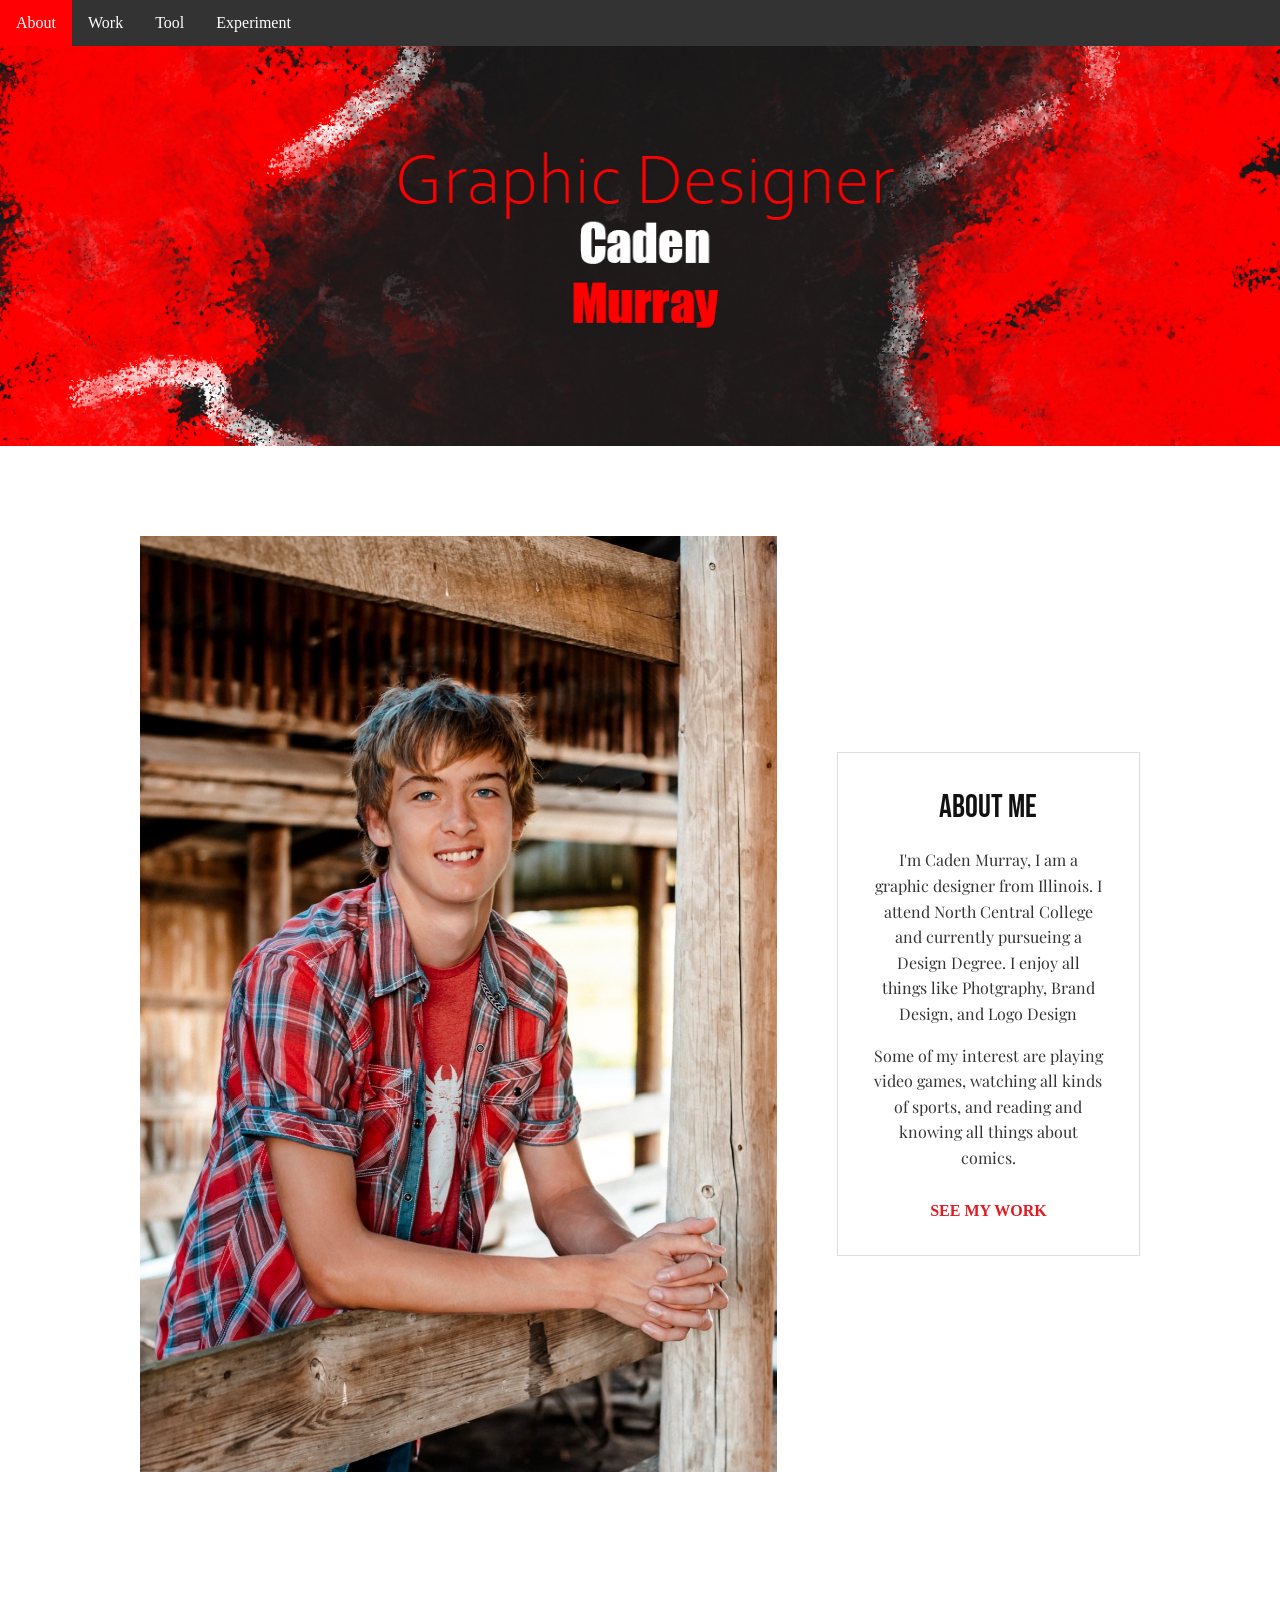
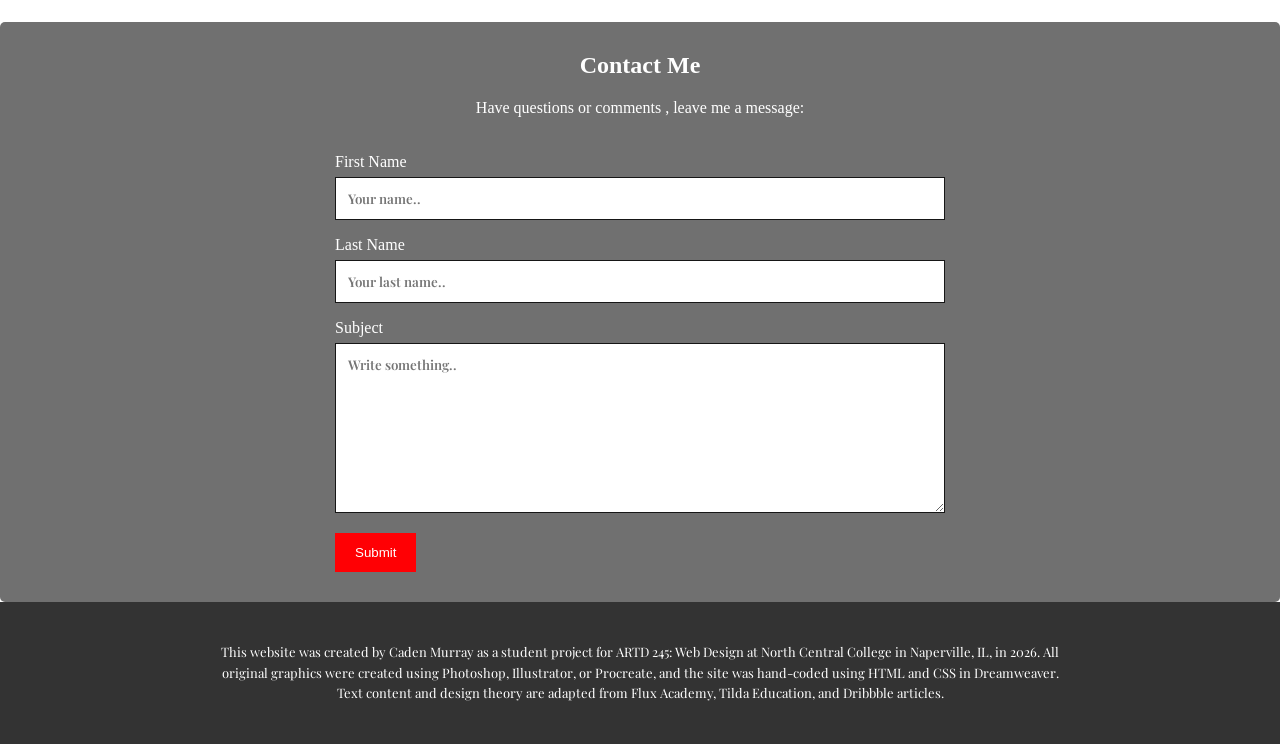
<file: index.html>
<!doctype html>
<html>
<head>
<meta charset="utf-8">
<title>About</title>
<link href="style.css" rel="stylesheet" type="text/css"><link href="style.css" rel="stylesheet" type="text/css">
<link rel="preconnect" href="https://fonts.googleapis.com">
<link rel="preconnect" href="https://fonts.gstatic.com" crossorigin>
<link href="https://fonts.googleapis.com/css2?family=Bebas+Neue&display=swap" rel="stylesheet">
<link rel="preconnect" href="https://fonts.googleapis.com">
<link rel="preconnect" href="https://fonts.gstatic.com" crossorigin>
<link href="https://fonts.googleapis.com/css2?family=Playfair+Display:ital,wght@0,400..900;1,400..900&display=swap" rel="stylesheet">	
	</head>
	<body>
<ul class="topnav">
<li><a class="active" href="index.html">About</a></li>
<li><a href="work.html">Work</a></li>
<li><a href= "toolkit.html">Tool</a></li>
<li><a href= "experiment.html">Experiment</a></li>
	
	</ul>
	


    <header class="image-header">
		<img src="images/header 1.jpg"
			 alt= "Caden Murray Graphic Desiner Header">
    </header>

    <section class="about">
      <div class="about-title">
        </div>
        <div class="about-layout">
            <div class="selfport">
                <img src="images/SelfPort.jpeg"
                     alt="Caden Murray">
            </div>

			
			
          <div class="about-info">
            <h3>ABOUT ME</h3>
                <p>I'm Caden Murray, I am a graphic designer from Illinois. I attend North Central College and currently pursueing a Design Degree. I enjoy all things like Photgraphy, Brand Design, and Logo Design</p>
              <p>Some of my interest are playing video games, watching all kinds of sports, and reading and knowing all things about comics. </p>
              <a href="Work.html" class="work-link"> SEE MY WORK  </a>
             
        </div>
		</div>
    </section>


  
<div class="container">
  <div style="text-align:center">
    <h2>Contact Me</h2>
    <p>Have questions or comments , leave me a message:</p>
  </div>
  <div class="row">
    <div class="column">
      <form action="/action_page.php">
        <label for="fname">First Name</label>
        <input type="text" id="fname" name="firstname" placeholder="Your name..">
        <label for="lname">Last Name</label>
        <input type="text" id="lname" name="lastname" placeholder="Your last name..">
        <label for="subject">Subject</label>
        <textarea id="subject" name="subject" placeholder="Write something.." style="height:170px"></textarea>
        <input type="submit" value="Submit">
      </form>
    </div>
  </div>
</div>
    


   

    <footer class="footer">

        <p>
            This website was created by Caden Murray as a student
            project for ARTD 245: Web Design at North Central College
            in Naperville, IL, in 2026. All original graphics were
            created using Photoshop, Illustrator, or Procreate, and
            the site was hand-coded using HTML and CSS in Dreamweaver.
            Text content and design theory are adapted from Flux Academy,
            Tilda Education, and Dribbble articles.
        </p>

    </footer>


</body>

</html>
</file>
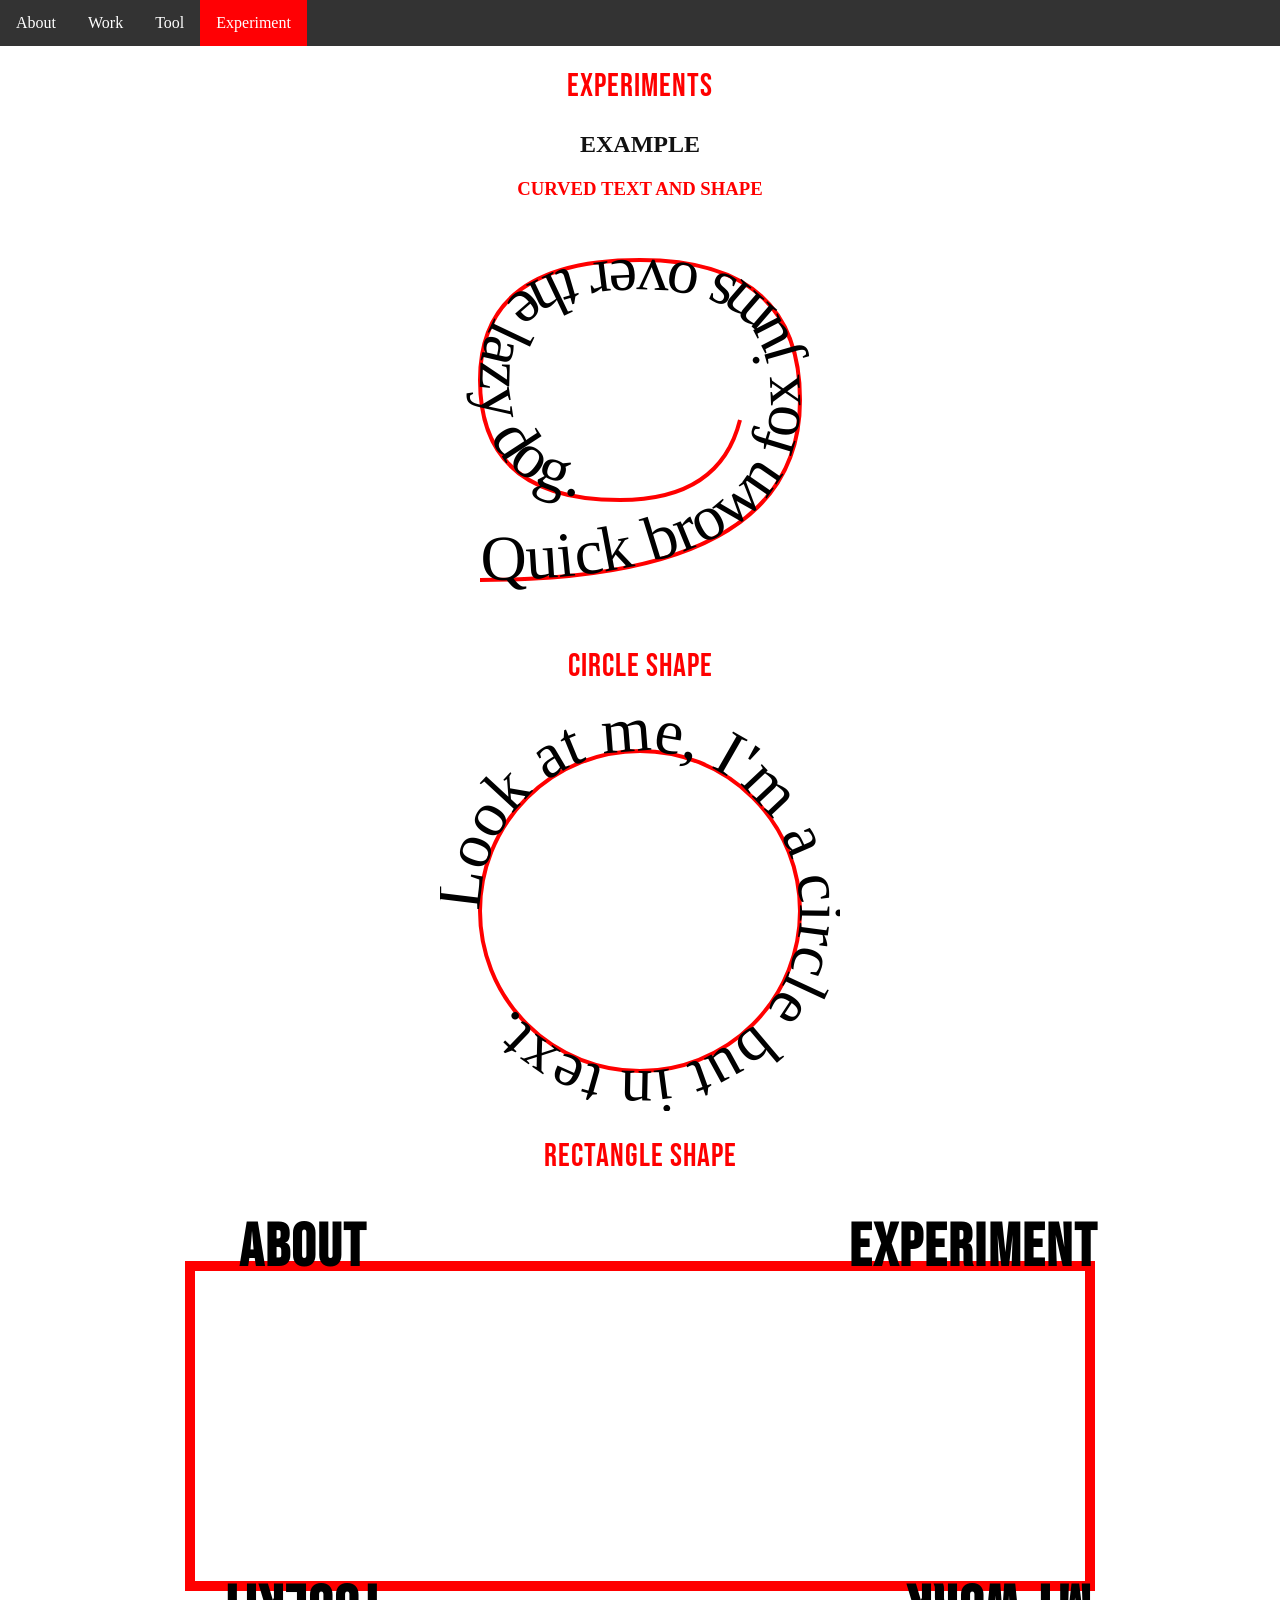
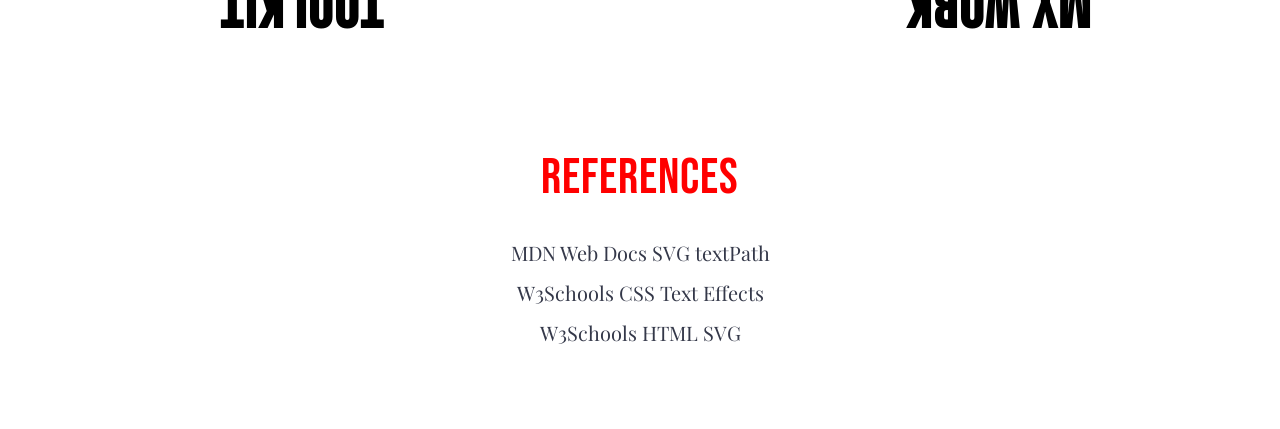
<file: experiment.html>
<!doctype html>
<html>
<head>
<meta charset="utf-8">
<title>Experiment</title>
<link href="style.css" rel="stylesheet" type="text/css">
	<link href="style.css" rel="stylesheet" type="text/css">
<link rel="preconnect" href="https://fonts.googleapis.com">
<link rel="preconnect" href="https://fonts.gstatic.com" crossorigin>
<link href="https://fonts.googleapis.com/css2?family=Bebas+Neue&display=swap" rel="stylesheet">
<link rel="preconnect" href="https://fonts.googleapis.com">
<link rel="preconnect" href="https://fonts.gstatic.com" crossorigin>
<link href="https://fonts.googleapis.com/css2?family=Playfair+Display:ital,wght@0,400..900;1,400..900&display=swap" rel="stylesheet">
<ul class="topnav">
<li><a href="index.html">About</a></li>
<li><a href="work.html">Work</a></li>
<li><a href="toolkit.html">Tool</a></li>
<li><a class="active" href= "experiment.html">Experiment</a></li>
	</ul>	
	
</head>

<body>

	<section class= "Experiments"></section>
<div class= "example">
	<h1>EXPERIMENTS</h1>
	<h2>EXAMPLE</h2>
  <h3>CURVED TEXT AND SHAPE</h3>
	<svg width="400" viewBox="0 0 100 100" xmlns="http://www.w3.org/2000/svg">
		
  <!-- to hide the path, it is usually wrapped in a <defs> element -->
  <!-- <defs> -->
  <path
    id="MyPath"
    fill="none"
    stroke="red"
    d="M10,90 Q90,90 90,45 Q90,10 50,10 Q10,10 10,40 Q10,70 45,70 Q70,70 75,50" />
  <!-- </defs> -->

  <text>
    <textpath href="#MyPath">Quick brown fox jums over the lazy dog.</textpath>
  </text>
</svg>
	</div>
	
<section class= "Shapes"></section>
	<div class= "circle">
		<h2>CIRCLE SHAPE</h2>

<svg width= "400" viewBox="0 0 100 100" xmlns="http://www.w3.org/2000/svg">
    <path
        id="mypath"
        fill="none"
        stroke="red"
        d="M 10,50 A 40,40 0 1,1 90,50 A 40,40 0 1,1 10,50"/>
	<text>
        <textpath href="#mypath" startOffset="0%">
            Look at me, I'm a circle but in text.
        </textpath>
    </text>
</svg>
	</div>


	
	
<div class= "rectangle">	
<h2>RECTANGLE SHAPE</h2>

<svg width= "1000" viewBox="0 0 500 220" xmlns="http://www.w3.org/2000/svg">
  

<path id="rectanglepath"
      d="M 25,30 H 475 V 190 H 25 Z"
      fill="none"
      stroke="red"
      stroke-width="5" />

<a href="about.html">
		<text>
        <textpath href="#rectanglepath"
                  startOffset="2%">
            ABOUT 
        </textpath>
    </text>
</a>

<a href="Experiments.html">
    <text>
        <textpath href="#rectanglepath"
                  startOffset="27%">
             EXPERIMENT
        </textpath>
    </text>
</a>

<a href="work.html">
    <text>
        <textpath href="#rectanglepath" startOffset="50%">
            MY WORK 
        </textpath>
    </text>
</a>

<a href="toolkit.html">
    <text>
        <textpath href="#rectanglepath" startOffset="79%">
            TOOLKIT 
        </textpath>
    </text>
</a>

</svg>

        
<section class="references">
    <h2>References</h2>
    <ul>
        <li>
            <a href="https://developer.mozilla.org/en-US/docs/Web/SVG/Reference/Element/textPath" target="MDN">
                MDN Web Docs  SVG textPath
            </a>
        </li>

        <li>
            <a href="https://www.w3schools.com/css/css3_text_effects.asp" target="W3">
                W3Schools  CSS Text Effects
            </a>
        </li>

        <li>
            <a href="https://www.w3schools.com/html/html5_svg.asp" target="W3">
                W3Schools  HTML SVG
            </a>
        </li>
    </ul>
</section>

	</div>
</body>
</html>
</file>
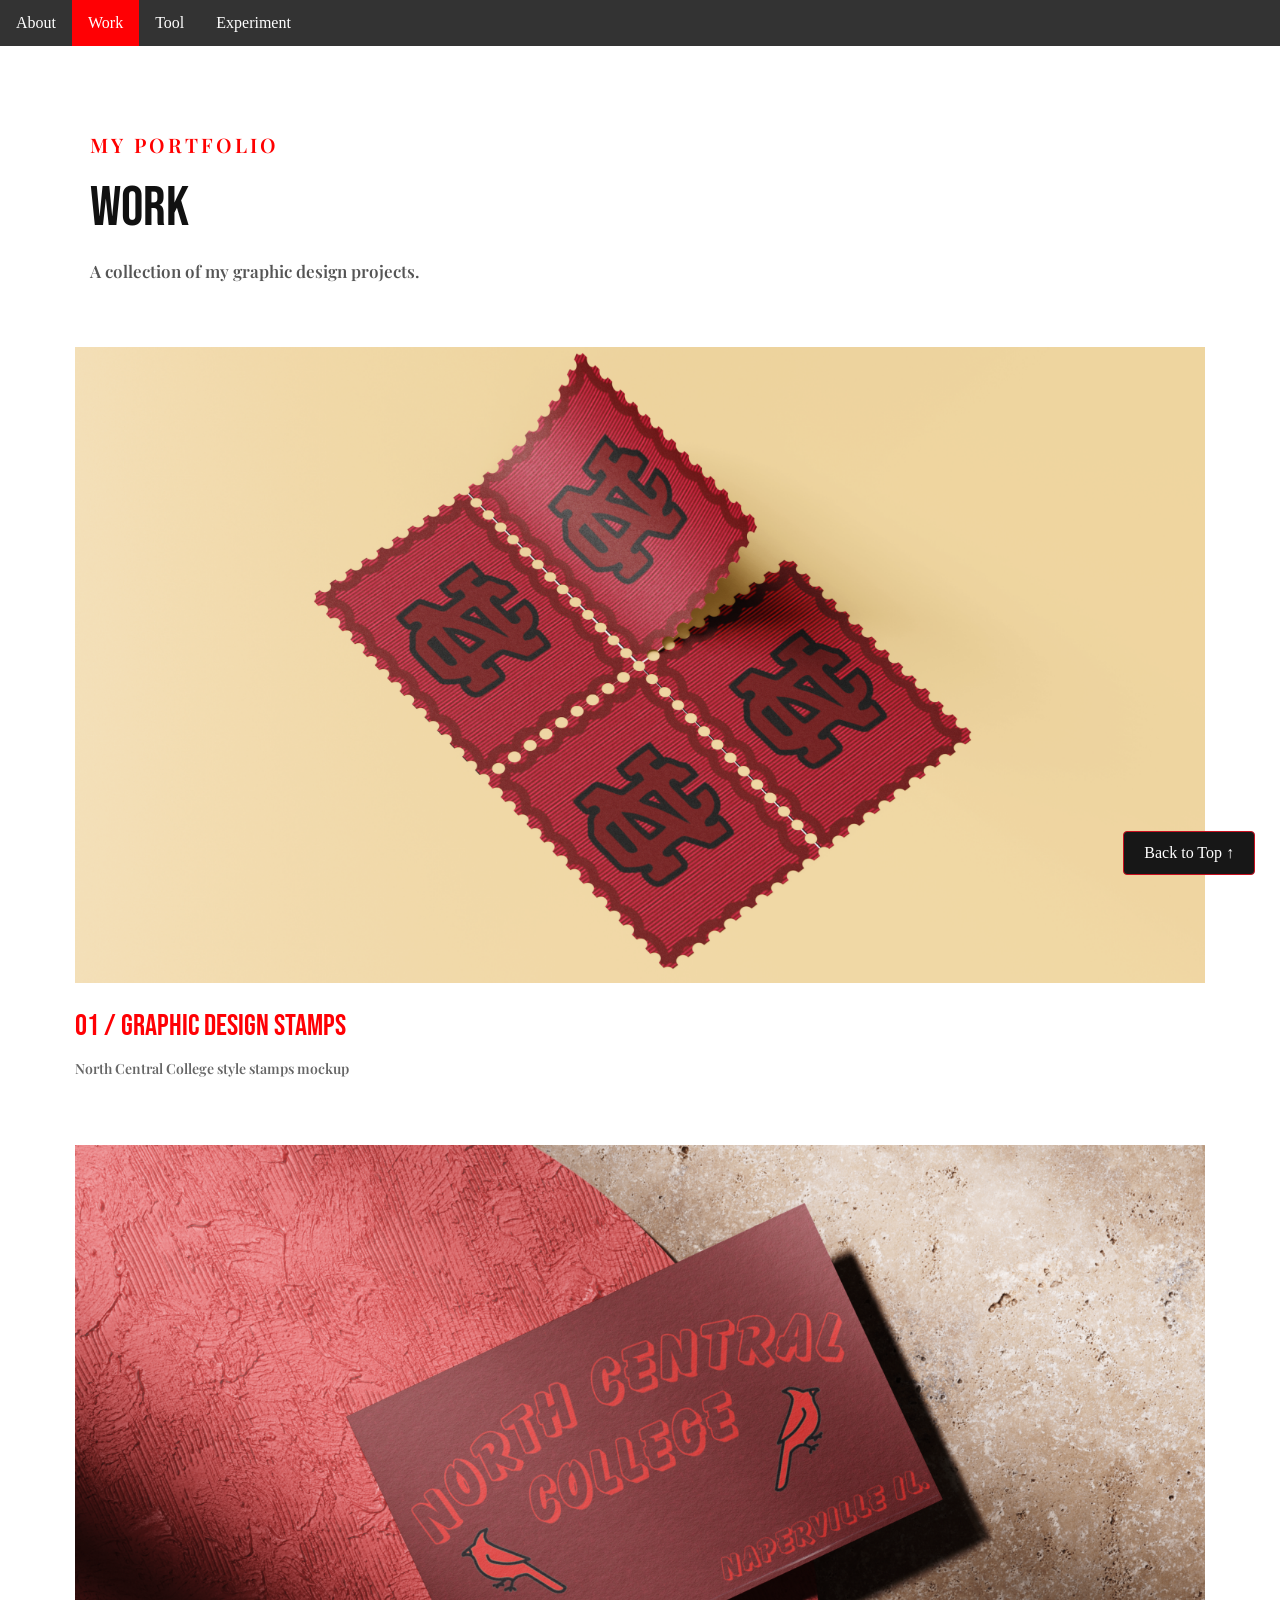
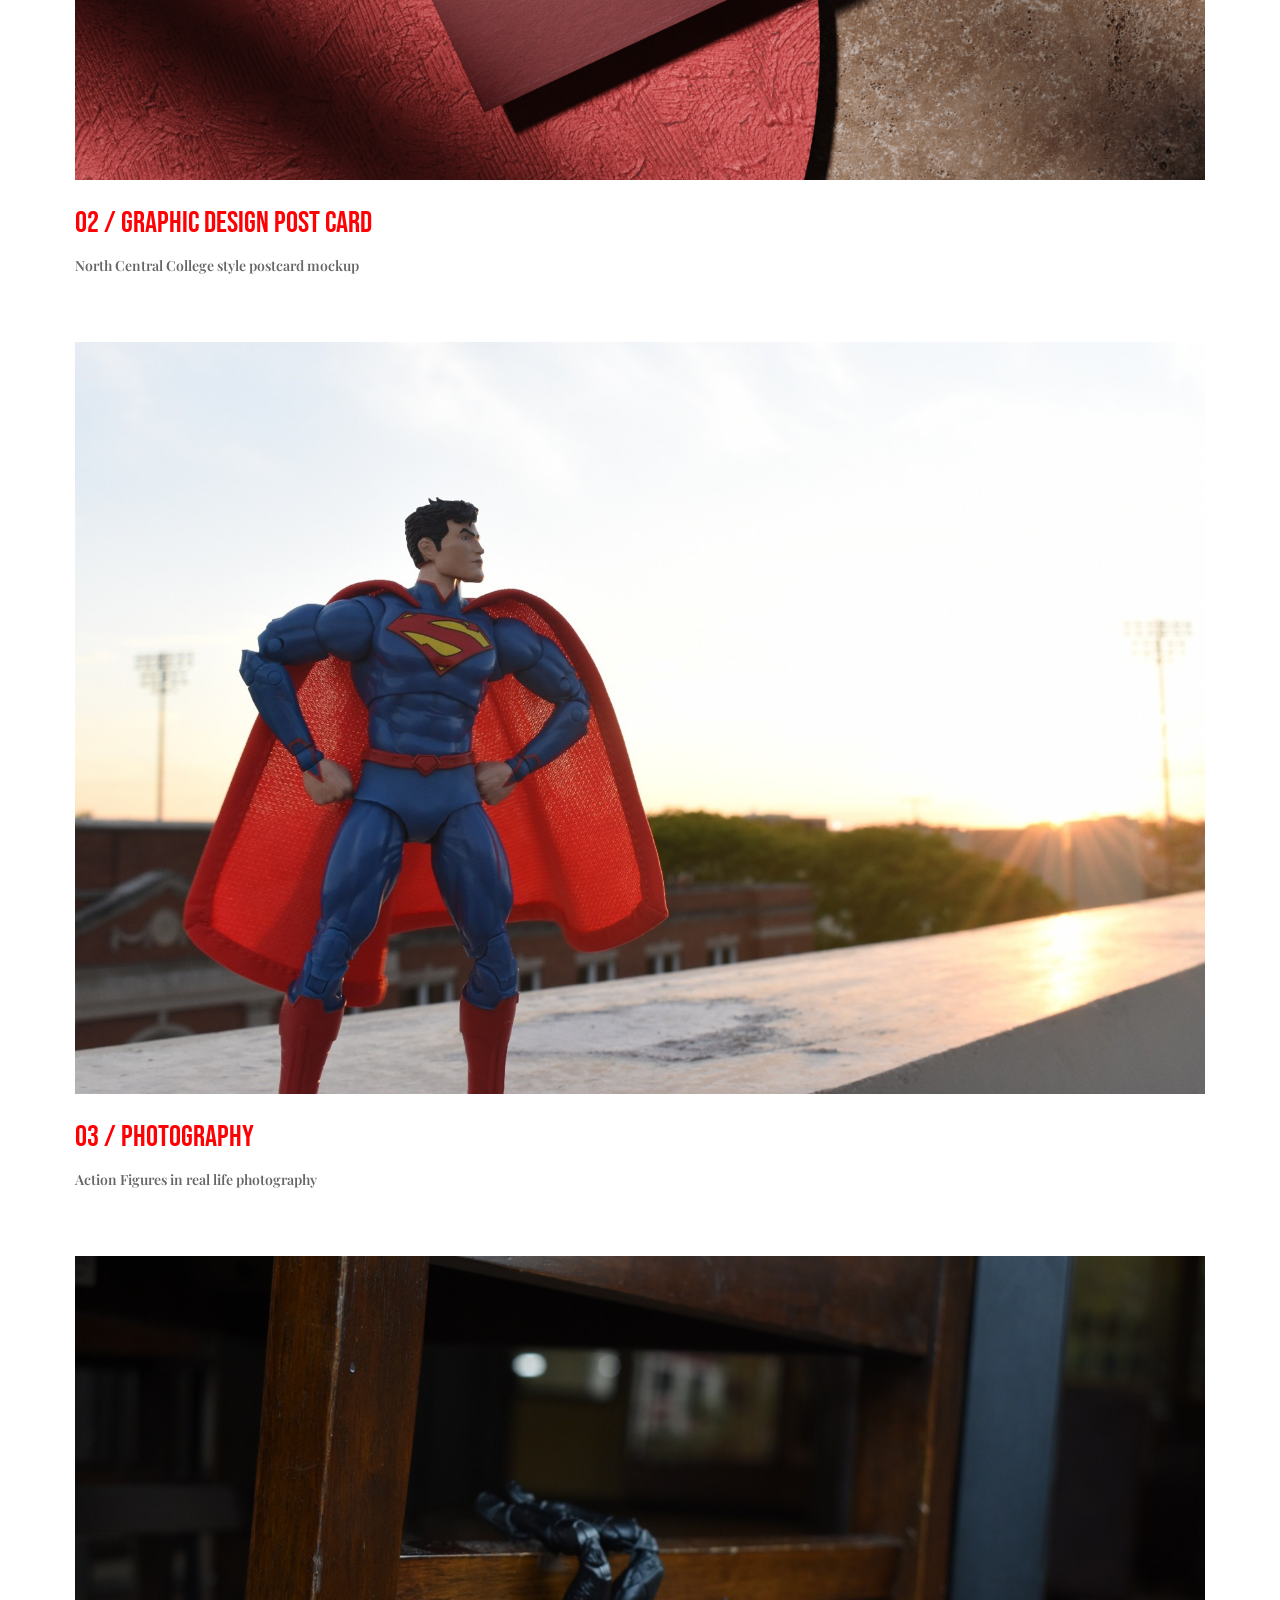
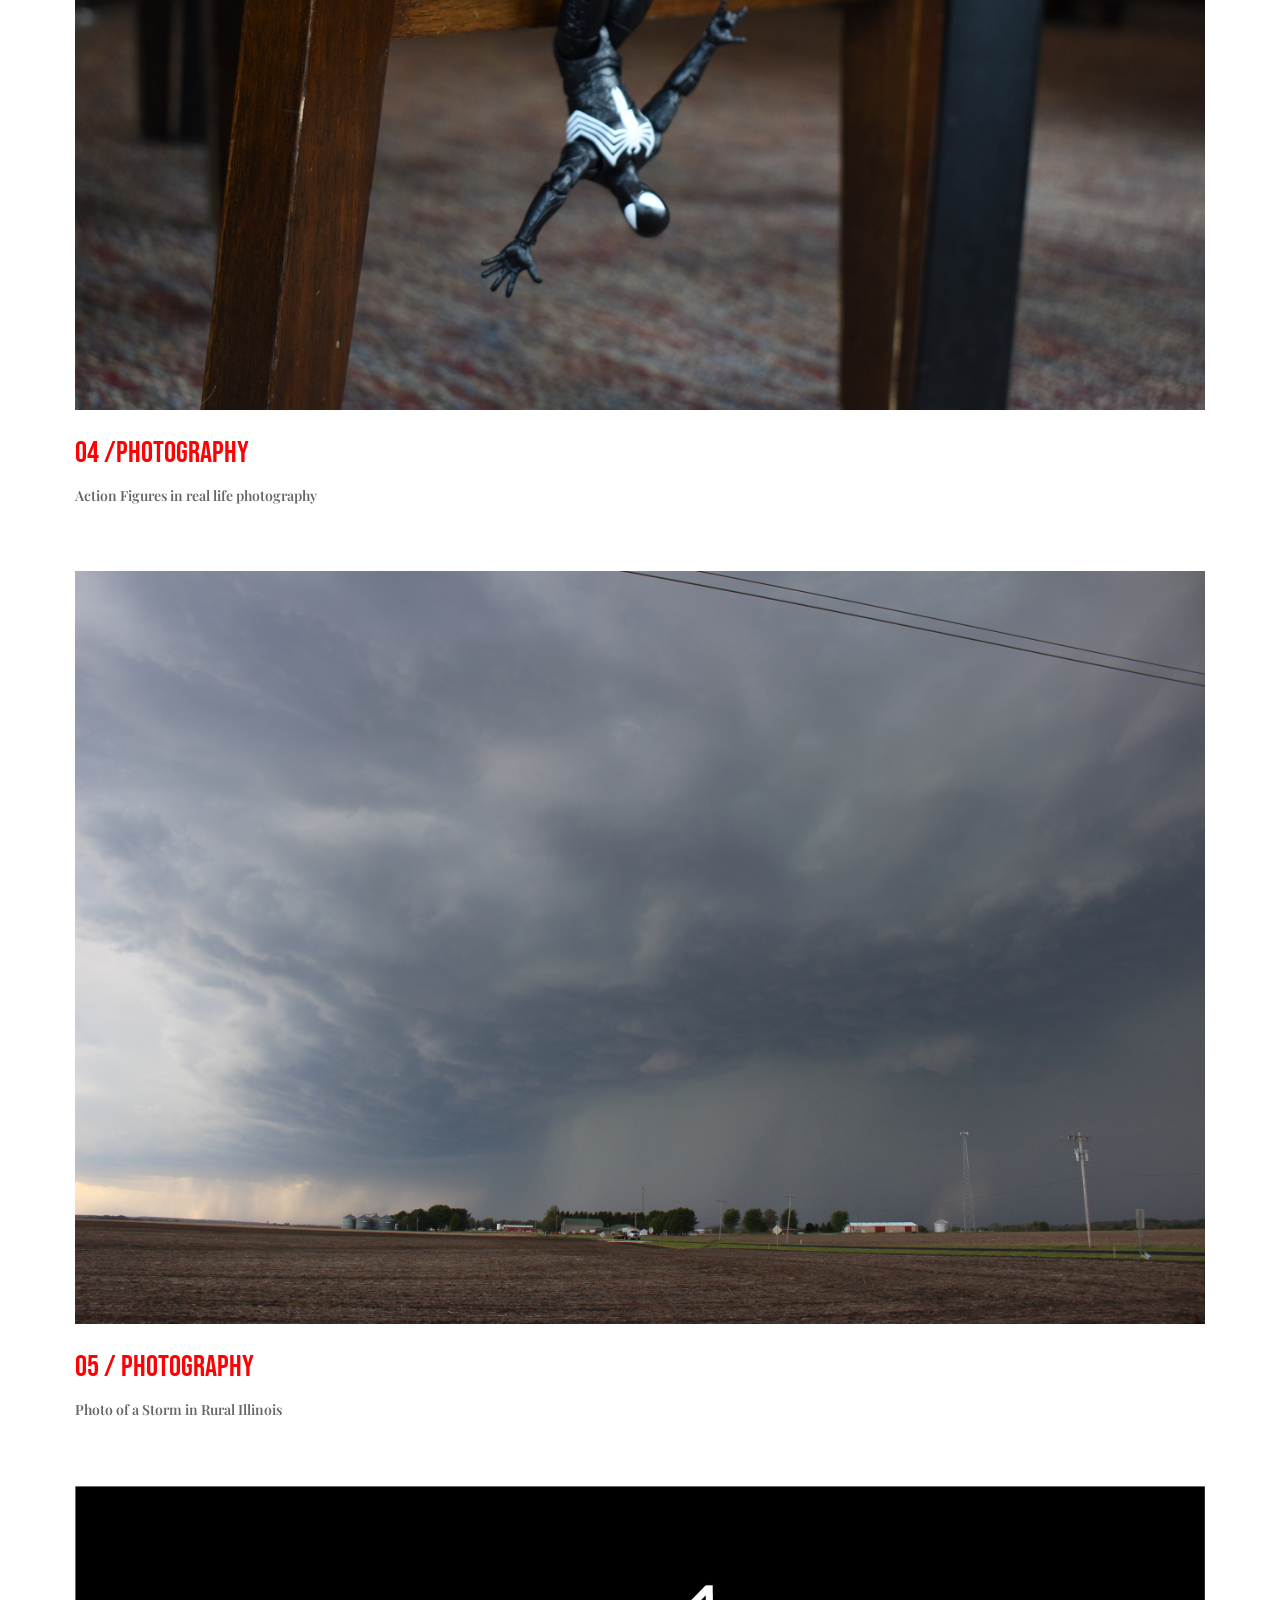
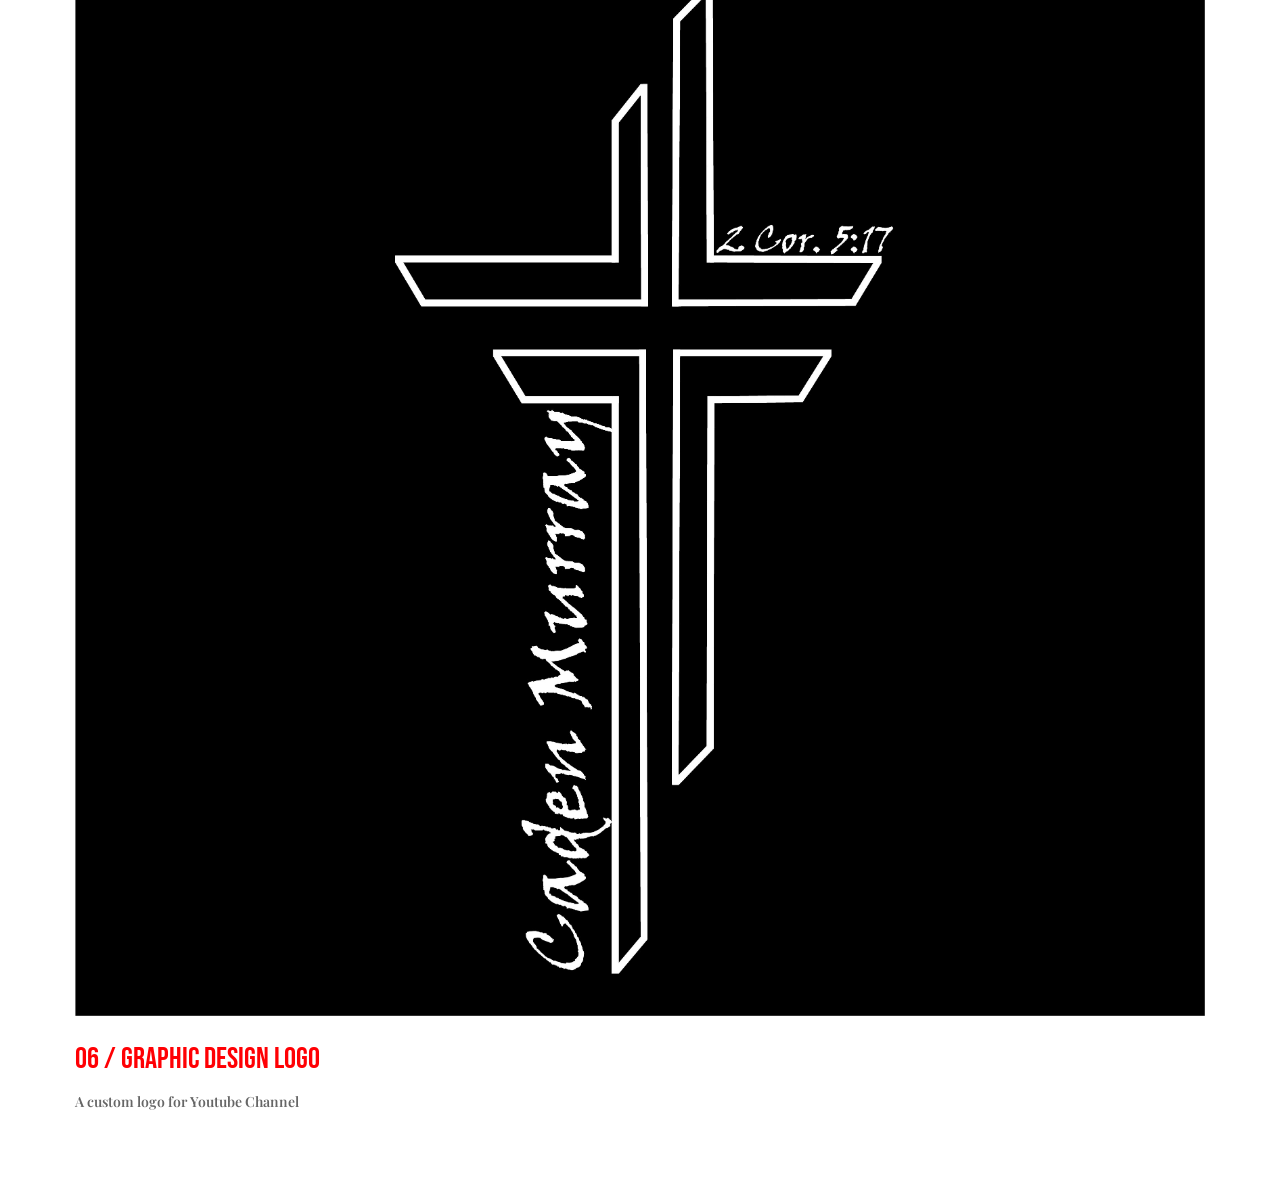
<file: work.html>
<!doctype html>
<html>
<head>
<meta charset="utf-8">
<title>Portfolio</title>
<link href="style.css" rel="stylesheet" type="text/css">
 <link href="style.css" rel="stylesheet" type="text/css">
<link rel="preconnect" href="https://fonts.googleapis.com">
<link rel="preconnect" href="https://fonts.gstatic.com" crossorigin>
<link href="https://fonts.googleapis.com/css2?family=Bebas+Neue&display=swap" rel="stylesheet">
<link rel="preconnect" href="https://fonts.googleapis.com">
<link rel="preconnect" href="https://fonts.gstatic.com" crossorigin>
<link href="https://fonts.googleapis.com/css2?family=Playfair+Display:ital,wght@0,400..900;1,400..900&display=swap" rel="stylesheet">	
	
	</head>


<body>
<ul class="topnav">
<li><a href="index.html">About</a></li>
<li><a class="active" href="work.html">Work</a></li>
<li><a href="toolkit.html">Tool</a></li>
<li><a href= "experiment.html">Experiment</a></li>
	
	</ul> 
<div id="top"></div>
	<header class="work-intro">
        <p class="work-title">MY  PORTFOLIO</p>
		<h1>Work </h1>
        <p class="work-description">
          A collection of my graphic design projects.
      </p>
    </header>

    <main class="work-container">

        <section class="work-grid">

            <article class="work-card">
                <img src="images/CadenMMockup Stamps.png" alt="Graphic design project one">
                <div class="work-info">
                    <h2>01 / Graphic Design Stamps</h2>
                    <p>North Central College style stamps mockup&nbsp;&nbsp;</p>
                </div>
            </article>

            <article class="work-card">
                <img src="images/CadenMMockup Postcard.png" alt="Graphic design project two">
                <div class="work-info">
                    <h2>02 / Graphic Design Post Card</h2>
                    <p>North Central College style postcard mockup</p>
                </div>
            </article>

            <article class="work-card">
                <img src="images/Picture4.jpg" alt="Graphic design project three">
                <div class="work-info">
                    <h2>03 / Photography</h2>
                    <p>Action Figures in real life photography</p>
                </div>
            </article>

            <article class="work-card">
                <img src="images/Picture3.jpg" alt="Graphic design project four">
                <div class="work-info">
                    <h2>04 /Photography</h2>
                    <p>Action Figures in real life photography</p>
                </div>
            </article>

            <article class="work-card">
                <img src="images/IMG_8102.JPG" alt="Graphic design project five">
                <div class="work-info">
                    <h2>05 / Photography</h2>
                    <p>Photo of a Storm in Rural Illinois&nbsp; &nbsp; &nbsp; &nbsp;</p>
                </div>
            </article>

            <article class="work-card">
                <img src="images/Logo 4.jpg" alt="Graphic design project six">
                <div class="work-info">
                    <h2>06 / Graphic Design Logo</h2>
                    <p>A custom logo for Youtube Channel&nbsp;</p>
                </div>
            </article>
			<a href="#top" class="back-to-top">Back to Top ↑</a>

      </section>

</main>
	
</body>	
	

</html>
</file>
<file: style.css>
@charset "utf-8";
/* CSS Document */

body, toolkit.html {
	height: 100%;
	background-color:#151414;
}

/*nav*/
ul.topnav {
  list-style-type: none;
  margin: 0;
  padding: 0;
  overflow: hidden;
  background-color: #333;
}

ul.topnav li {float: left;}

ul.topnav li a {
  display: block;
  color: white;
  text-align: center;
  padding: 14px 16px;
  text-decoration: none;
}

ul.topnav li a:hover:not(.active) {background-color: #111;}

ul.topnav li a.active {background-color: #FF0004;}

ul.topnav li.right {float: right;}

@media screen and (max-width: 600px) {
  ul.topnav li.right, 
  ul.topnav li {float: none;}
}


/*------------------------------------------------------ABOUT-------------------------------------------------------*/


body {
    margin: 0;
    background-color: white;
    color: #111;
}

  

.image-header{
	width: 100%;
	height: 400px;
	overflow: hidden;
}

.image-header img {
	width: 100%;
	height: 100%;
	object-fit:cover;
	object-position: center;
	display: block;
}


.about {
    background-color: white;
    padding: 90px 10% 100px;
    color: #111;
}




.about {
    text-align: center;
    margin-bottom: 50px;
}


.about-layout {
    max-width: 1000px;
    margin: 0 auto;
    display: flex;
    align-items: center;
    gap: 60px;
}



.selfport img {
    width: 100%;
    display: block;
    position: relative;
    z-index: 1;
}




.about-info {
    width: 50%;
    background-color: white;
    border: 1px solid #ddd;
    padding: 35px;
}

.about-info h3 {
    font-size: 32px;
    margin-top: 0;
    margin-bottom: 20px;
    color: #111;
	font-family: "Bebas Neue", sans-serif;
  font-weight: 400;
  font-style: normal;
}

.about-info p {
    font-size: 16px;
    line-height: 1.6;
    color: #333;
	font-family: "Playfair Display", serif;
  font-optical-sizing: auto;
  font-weight: 400;
  font-style: normal;
}




.work-link {
    display: inline-block;
    margin-top: 15px;
    color: #e21b23;
    font-weight: bold;
    text-decoration: none;
}

.work-link:hover {
    color: #111;
}




* {
  box-sizing: border-box;
}

/* Style inputs */
input[type=text], select, textarea {
  width: 100%;
  padding: 12px;
  border: 1px solid #161616;
  margin-top: 6px;
  margin-bottom: 16px;
  resize: vertical;
	font-family: "Playfair Display", serif;
  font-optical-sizing: auto;
  font-weight: 600;
  font-style: normal;
}

input[type=submit] {
  background-color: #FF0004;
  color: white;
  padding: 12px 20px;
  border: none;
  cursor: pointer;
	
}

input[type=submit]:hover {
  background-color: #3D0000;
}

/* Style the container/contact section */
.container {
  border-radius: 5px;
  background-color: #707070;
  padding: 10px;
  color:#fff
}

/* Create two columns that float next to eachother */
.column {
    float: none;
    width: 100%;
    max-width: 650px;
    margin: 0 auto;
    padding: 20px;
    box-sizing: border-box;
}

/* Clear floats after the columns */
.row:after {
  content: "";
  display: table;
  clear: both;
}

/* Responsive layout - when the screen is less than 600px wide, make the two columns stack on top of each other instead of next to each other */
@media screen and (max-width: 600px) {
  .column, input[type=submit] {
    width: 100%;
    margin-top: 0;
  }
}



.footer {
    background-color: #333333;
    color: white;
    padding: 40px 10%;
    text-align: center;
}

.footer p {
    max-width: 850px;
    margin: 0 auto;
    font-size: 13px;
    line-height: 1.6;
	font-family: "Playfair Display", serif;
  font-optical-sizing: auto;
  font-weight: 400;
  font-style: normal;
}









/*------------------------------------------------------WORK------------------------------------------------*/





.work-intro {
    padding: 65px 7% 45px;
}

.work-title {
    font-size: 20px;
    letter-spacing: 3px;
    font-weight: bold;
	font-family: "Playfair Display", serif;
  font-optical-sizing: auto;
  font-weight: 600;
  font-style: normal;
color: red;
}

.work-intro h1 {
    font-size: 56px;
    margin: 15px 0;
    line-height: 1.1;
 
  font-family: "Bebas Neue", sans-serif;
  font-weight: 400;
  font-style: normal;
}





.work-description {
    max-width: 500px;
    font-size: 17px;
    line-height: 1.7;
    color: #555;
	font-family: "Playfair Display", serif;
  font-optical-sizing: auto;
  font-weight: 600;
  font-style: normal;
}




.work-container {
    max-width: 1200px;
	margin: 0 auto;
	padding: 0 35px 60px;
}

.work-grid {
    display: grid; 
    gap: 35px;
}

.work-card {
    min-width: 0;
}

.work-card img {
    display: block;
    width: 100%;
    height: auto;
    object-fit: contain;
    background-color: #dedbd7;
    box-sizing: border-box;
}

.work-info {
    padding: 15px 0;
}


.work-info h2 {
    font-size: 30px;
	color: #FF0004;
    margin: 10px 0;
  font-family: "Bebas Neue", sans-serif;
  font-weight: 400;
  font-style: normal;
}



.work-info p{
    font-size: 14px;
    line-height: 1.6;
    color: #666;
	font-family: "Playfair Display", serif;
  font-optical-sizing: auto;
  font-weight: 600;
  font-style: normal;
}
.back-to-top {
    position: fixed;
    bottom: 25px;
    right: 25px;
    padding: 12px 20px;
    background-color: #171717;
    color: white;
    text-decoration: none;
    border: 1px solid #c81020;
    border-radius: 4px;
    transition: 0.3s ease;
}

.back-to-top:hover {
    background-color: #c81020;
    color: white;
}










/*---------------------------------------------TOOLKIT-----------------------------------------------*/

/* Hero */

.hero {
    background-image: url("images/Header Image.png");
    background-size: cover;
    background-position: center;
    background-repeat: no-repeat;
    height: 60vh;
    display: flex;
    justify-content: center;
    align-items: center;
    position: relative;
}

.hero-text {
    text-align: center;
    position: absolute;
    top: 55%;
    left: 50%;
    transform: translate(-50%, -50%);
    color: red;
    background-color: rgba(0, 0, 0, 0.35);
    padding: 25px 75px;
    border-radius: 12px;
    border: 1px solid rgba(255, 255, 255, 0.3);
}

.hero-text h1 {
    font-size: 50px;
    color: white;
	font-family: "Bebas Neue", sans-serif;
  font-weight: 400;
  font-style: normal;
}

.hero-text p {
    font-size: 35px;
    color: white;
    font-family: "Ultra", serif;
    font-style: normal;
    font-weight: 400;
}

/* Hero Buttons */

.nav-links {
    position: absolute;
    top: 20px;
    right: 20px;
}

.nav-links a {
    display: inline-block;
    padding: 10px 18px;
    margin-right: 10px;
    background-color: red;
    color: white;
    text-decoration: none;
}

/* Typography */

.Typography-section {
    position: relative;
    padding: 120px 30px 70px;
    color: white;
}

.Typography h2 {
    color: red;
    font-size: 32px;
    font-family: "Bebas Neue", sans-serif;
    font-weight: 400;
    font-style: normal;
    margin-bottom: 40px;
}

.section-number {
    color: white;
    font-size: 16px;
    
	padding: 60px;
}

.section-one {
    display: flex;
    flex-direction: column;
    gap: 60px;
	padding: 60px;
}

/* Background */

.Background {
    background-color: #222;
    padding: 60px;
    width: 95%;
    border-radius: 10px;
	margin-bottom: 40px;
}

.Background h3 {
    color: white;
    font-size: 30px;
	font-family: "Bebas Neue", sans-serif;
  font-weight: 400;
  font-style: normal;
}

.Background p {
    color: #CCCCCC;
    line-height: 1.5;
    font-family: "Playfair Display", serif;
  font-optical-sizing: auto;
  font-weight: 600;
  font-style: normal;
}

/* Number */

.Number {
    color: red;
    font-size: 20px;
    font-weight: bold;
}

/* Outline Button */

.outline-button {
    display: inline-block;
    padding: 12px 28px;
    font-size: 18px;
    font-weight: 600;
    color: white;
    text-decoration: none;
    border: 2px solid white;
    border-radius: 30px;
    transition: all 0.3s ease;
}

.outline-button:hover {
    background-color: white;
    color: dimgray;
}

/* Typography Image */

.typography-image img {
    width: 100%;
    object-fit: cover;
    border-radius: 12px;
}

/* Principles */

.Principles-section {
    position: relative;
    padding: 120px 30px 70px;
    color: white;
}

.Principles h2 {
    color: red;
    font-size: 32px;
    font-family: "Bebas Neue", sans-serif;
    font-weight: 400;
    font-style: normal;
    margin-bottom: 40px;
}


.outline-button {
    display: inline-block;
    padding: 11px 20px;
    margin-top: 10px;
    background-color: #ff0000;
    color: #FFFFFF;
    border: 1px solid #FF0000;
    border-radius: 2px;
    font-family: Arial, sans-serif;
    font-size: 14px;
    font-weight: bold;
    text-decoration: none;
    transition: background-color 0.2s ease,
                color 0.2s ease;
}


.outline-button:hover {
    background-color: #29292D;
    color: #FFFFFF;
    border-color: #29292D;
}

/* Resources section */
.Resources {
    padding: 60px 30px;
    color: #29292D;
}

.resources {
    width: 100%;
    max-width: 100%;
    margin: 0 auto;
}

.resources h2 {
    color: #D9574F;
    font-family: "Bebas Neue", sans-serif;
    font-size: 32px;
    font-weight: 400;
    letter-spacing: 1px;
    margin-bottom: 25px;
}

/* Resource links */
.resource-buttons {
    display: flex;
    flex-direction: column;
    width: 100%;
}

.resource-buttons a {
    display: block;
    padding: 18px 20px;
    margin: 0;
    background-color: transparent;
    color: #FF0004;
    border: none;
    border-top: 1px solid #D5D0C8;
    text-decoration: none;
    transition: background-color 0.2s ease,
                color 0.2s ease,
                padding-left 0.2s ease;
	font-family: "Playfair Display", serif;
  font-optical-sizing: auto;
  font-weight: 400;
  font-style: normal;
}

.resource-buttons a {
    border-bottom: 1px solid #D5D0C8;
}

.resource-buttons a:hover {
    background-color: #FF0000;
    color: #000;
    padding-left: 27px;
}




/*----------------------------------------------EXPERIMENTS--------------------------------------------------*/


.example {
    text-align: center;
}
.example h3 {
	color: red;

}
.example h1 {
	color:red;
	font-family: "Bebas Neue", sans-serif;
    font-size: 32px;
    font-weight: 400;
    letter-spacing: 1px;
    margin-bottom: 25px;
}
.example svg {
    display: block;
    width: 400px;
    height: auto;
    margin: 20px auto;
}

.circle {
	text-align: center;
}


.circle svg {
	display:block;
	width: 400px;
	height: auto;
	margin: 20px auto;
}
.circle h2 {
	color:red;
	font-family: "Bebas Neue", sans-serif;
    font-size: 32px;
    font-weight: 400;
    letter-spacing: 1px;
    margin-bottom: 25px;
}



.rectangle {
	text-align: center;
}

.rectangle svg {
display: block;
width: 1000px;
max-width: 100%;
height: auto;
margin: 30px auto;
overflow: visible;
}

.rectangle a text {
font-weight: bold;
	font-family: "Bebas Neue", sans-serif;
    font-size: 30px;
    letter-spacing: 1px;
    margin-bottom: 25px;

}


.rectangle h2 {
	color:red;
	font-family: "Bebas Neue", sans-serif;
    font-size: 32px;
    font-weight: 400;
    letter-spacing: 1px;
    margin-bottom: 25px;
}




.references {
    margin: 40px auto;
    padding: 20px;
    text-align: center;
}

.references h2 {
    color: red;
    font-family: "Bebas Neue", sans-serif;
    font-size: 50px;
    font-weight: 400;
    letter-spacing: 1px;
    margin-bottom: 25px;
}

.references ul {
    list-style: none;
    padding: 0;
    line-height: 2;
}

.references a {
    color: #343849;
    text-decoration: none;
	font-family: "Playfair Display", serif;
  font-optical-sizing: auto;
  font-weight: 400;
  font-style: normal;
font-size: 20px;
}

.references a:hover {
    color: #d64b4b;
    text-decoration: underline;
}
</file>
